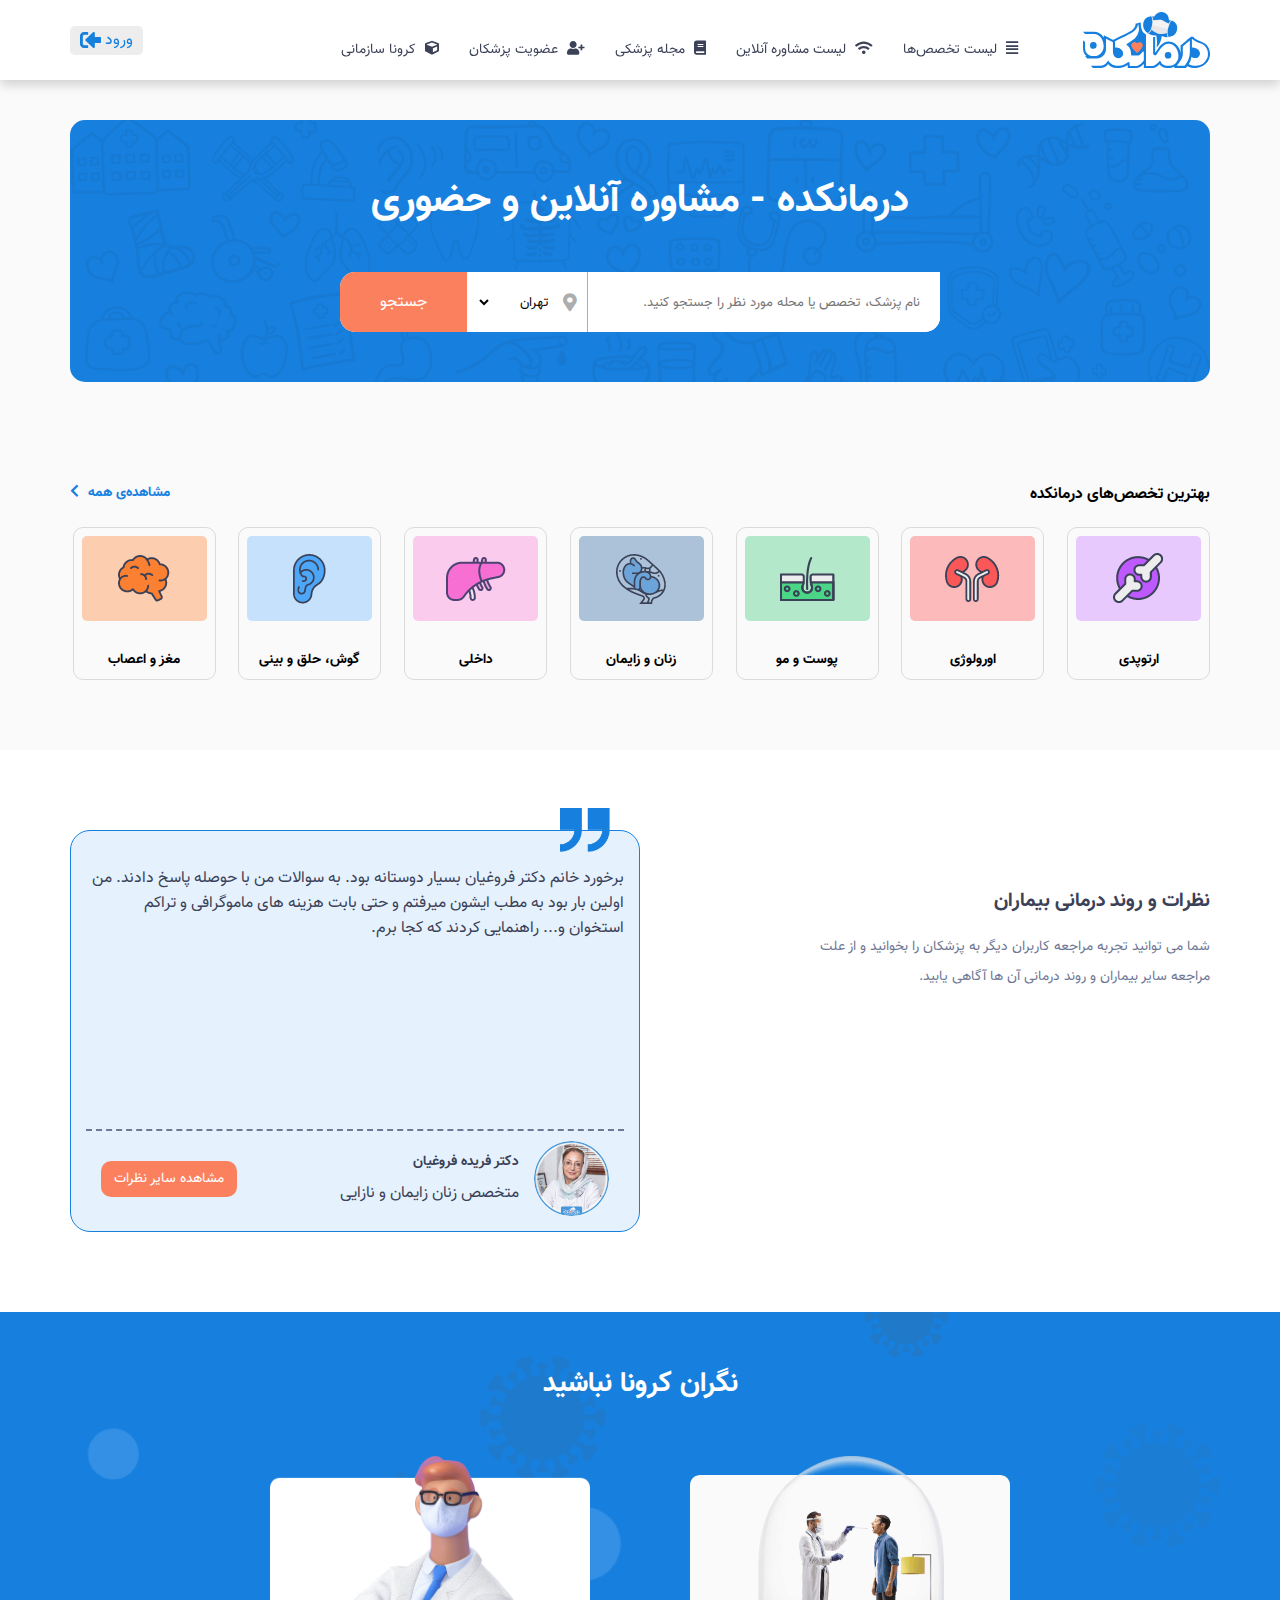
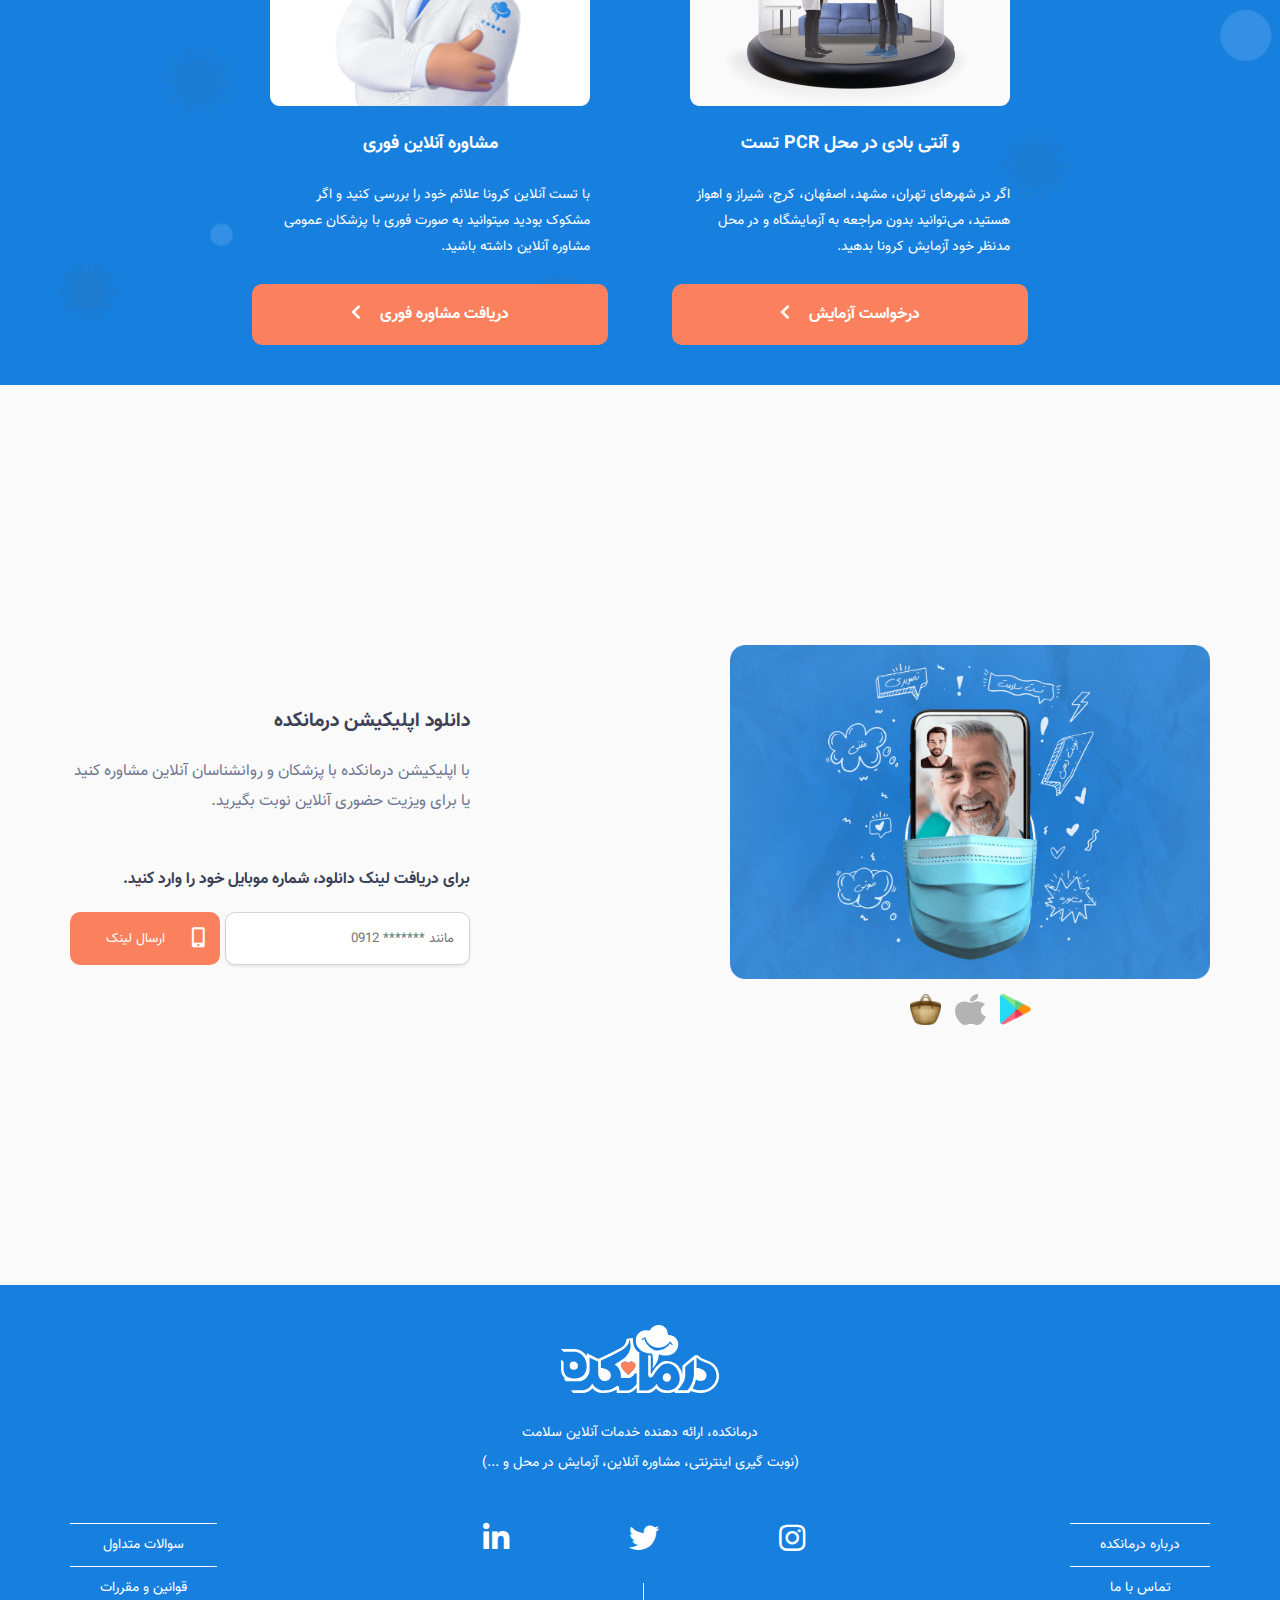
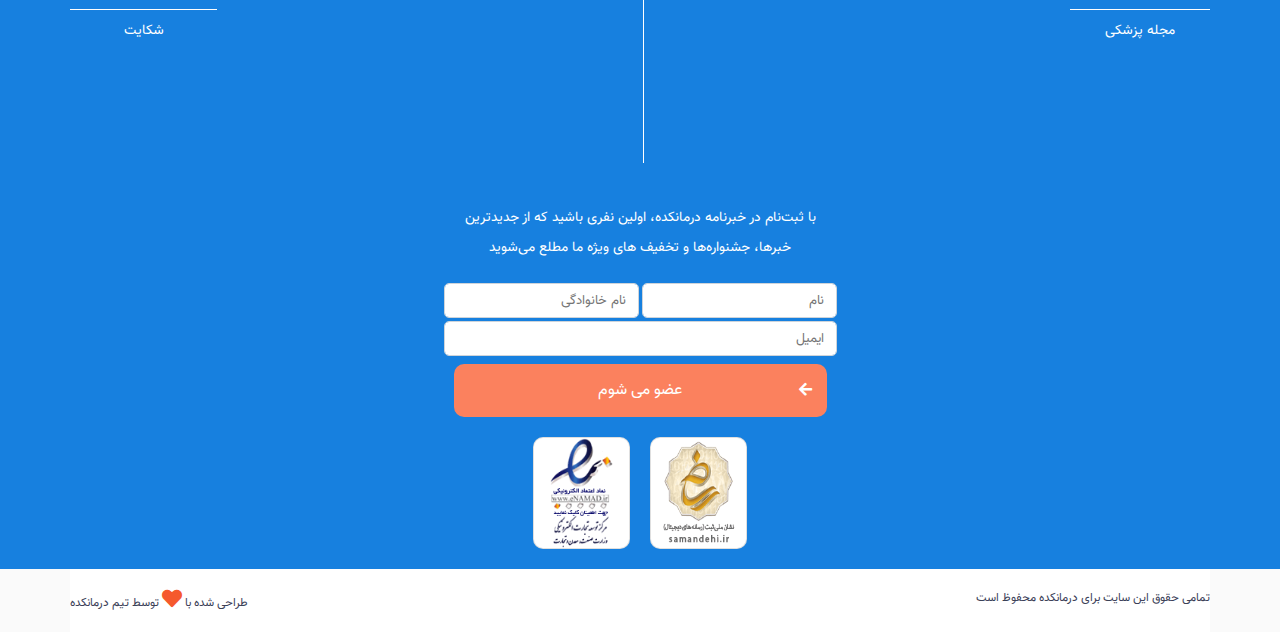
<file: html/index.html>
<!DOCTYPE html>
	<head>
		<meta charset="UTF-8">
		<meta name="viewport" content="width=device-width, initial-scale=1.0">

		<link rel="icon" type="image/x-icon" href="../statics/favicon.ico">

		<title>درمانکده - مشاوره آنلاین و ویزیت حضوری - آزمایش در محل</title>

		<link rel="stylesheet" href="../styles/font.css">
		<link rel="stylesheet" href="../styles/layout.css">
		<link rel="stylesheet" href="../styles/shared.css">
		<link rel="stylesheet" href="../styles/header.css">
		<link rel="stylesheet" href="../styles/fontawesome/css/all.css">
		
		<link rel="stylesheet" href="../styles/index/first-section.css">
		<link rel="stylesheet" href="../styles/index/second-section.css">
		<link rel="stylesheet" href="../styles/index/third-section.css">
		<link rel="stylesheet" href="../styles/index/fourth-section.css">
		<link rel="stylesheet" href="../styles/index/fifth-section.css">
		<link rel="stylesheet" href="../styles/index/footer.css">
	</head>
	<body>
		<div class="layout">

			<div class="header-wrapper">
				<header>
					<img src="../statics/darmankadeh_logo.svg" alt="darmankadeh_logo" />
					<nav>
						<div class="nav-item">
							<a href="medical-specialties.html">
								<i class="fas fa-align-justify"></i>
								لیست تخصص‌ها
							</a>
						</div>
						<div class="nav-item">
							<a href="medical-specialties.html">
								<i class="fas fa-wifi"></i>
								لیست مشاوره آنلاین
							</a>
						</div>
						<div class="nav-item">
							<a href="medical-specialties.html">
								<i class="fas fa-book"></i>
								مجله پزشکی
							</a>
						</div>
						<div class="nav-item">
							<a href="medical-specialties.html">
								<i class="fas fa-user-plus"></i>
								عضویت پزشکان
							</a>
						</div>
						<div class="nav-item">
							<a href="medical-specialties.html">
								<i class="fas fa-cube"></i>
								کرونا سازمانی
							</a>
						</div>
					</nav>
					<div class="header-login">
						<a href="medical-specialties.html">
							<i class="fas fa-sign-in-alt fa-lg"></i>
							ورود
						</a>
					</div>
				</header>
			</div>

			<div class="content-wrapper">
				<section id="first-section-container">
					<div class="first-section">
						<h1>درمانکده - مشاوره آنلاین و حضوری</h1>
						<div class="search-container">
							<input placeholder="نام پزشک، تخصص یا محله مورد نظر را جستجو کنید." />
							<i class="fas fa-map-marker-alt"></i>
							<select id="cities">
								<option value="tehran">تهران</option>
								<option value="paakdasht">پاک‌دشت</option>
								<option value="ghods">شهر قدس</option>
								<option value="rudhen">رودهن</option>
								<option value="mashhad">مشهد</option>
							</select>
							<button>جستجو</button>
						</div>
					</div>
				</section>
				
				<section id="second-section-container">
					<div class="second-section-header">
						<h5>بهترین تخصص‌های درمانکده</h5>
						<a href="https://www.darmankade.com/medical-specialties/">
							<i class="fas fa-chevron-left"></i>
							مشاهده‌ی همه
						</a>
					</div>
					<div class="second-section-cards">
						<div class="second-section-card">
							<div class="card-pic-container" style="background-color: #e8c9fd;">
								<img src="./../statics/index/second-section/bone.png" />
							</div>
							<p>ارتوپدی</p>
						</div>
						<div class="second-section-card">
							<div class="card-pic-container" style="background-color: #fcbaba;">
								<img src="./../statics/index/second-section/rieh.png" />
							</div>
							<p>اورولوژی</p>
						</div>
						<div class="second-section-card">
							<div class="card-pic-container" style="background-color: #b3e8ca;">
								<img src="./../statics/index/second-section/skin.png" />
							</div>
							<p>پوست و مو</p>
						</div>
						<div class="second-section-card">
							<div class="card-pic-container" style="background-color: #abc2d8;">
								<img src="./../statics/index/second-section/women.png" />
							</div>
							<p>زنان و زایمان</p>
						</div>
						<div class="second-section-card">
							<div class="card-pic-container" style="background-color: #fbcbee;">
								<img src="./../statics/index/second-section/liver.png" />
							</div>
							<p>داخلی</p>
						</div>
						<div class="second-section-card">
							<div class="card-pic-container" style="background-color: #c5e1fb;">
								<img src="./../statics/index/second-section/ear.png" />
							</div>
							<p>گوش، حلق و بینی</p>
						</div>
						<div class="second-section-card">
							<div class="card-pic-container" style="background-color: #fdcdb0;">
								<img src="./../statics/index/second-section/brain.png" />
							</div>
							<p>مغز و اعصاب</p>
						</div>
					</div>	
				</section>
				
				<section id="third-section-container">
					<div class="third-section-wrapper">
						<div class="third-section-description">
							<h4>نظرات و روند درمانی بیماران</h4>
							<p>
								شما می توانید تجربه مراجعه کاربران دیگر به پزشکان را بخوانید و از علت مراجعه سایر بیماران  و روند درمانی آن ها آگاهی یابید.
							</p>
						</div>
						<div class="third-section-comment-container">
							<img src="./../statics/index/third-section/quote.png" alt="quote" id="quote-img" />
							<div class="third-section-comment-card">
								<p>
									برخورد خانم دکتر فروغیان بسیار دوستانه بود. به سوالات من با حوصله پاسخ دادند. من اولین بار بود به مطب ایشون میرفتم و حتی بابت هزینه های ماموگرافی و تراکم استخوان و...  راهنمایی کردند که کجا برم.
								</p>
								<div class="third-section-comment-card-bottom">
									<img src="./../statics/index/third-section/di-forough.jpg" alt="dr" />
									<div>
										<h4>دکتر فریده فروغیان</h4>
										<p>متخصص زنان زایمان و نازایی</p>
									</div>
									<a href="https://www.darmankade.com/doctor/24487/">
										مشاهده سایر نظرات
									</a>
								</div>
							</div>
						</div>
					</div>
				</section>
				
				<section id="fourth-section-container">
					<h5>نگران کرونا نباشید</h5>
					<div class="fourth-section-services">
						<div class="fourth-section-service">
							<img src="./../statics/index/fourth-section/service-1.png" alt="service-1" />
							<h4>تست PCR و آنتی بادی در محل</h4>
							<p>
								اگر در شهرهای تهران، مشهد، اصفهان، کرج، شیراز و اهواز هستید، می‌توانید بدون مراجعه به آزمایشگاه و در محل مدنظر خود آزمایش کرونا بدهید.
							</p>
							<a href="https://www.darmankade.com/landing/corona-test/?utm_source=website&utm_campaign=pcan&utm_medium=button">
								<i class="fas fa-chevron-left"></i>
								درخواست آزمایش
							</a>
						</div>
						<div class="fourth-section-service">
							<img src="./../statics/index/fourth-section/service-2.png" alt="service-2" />
							<h4>مشاوره آنلاین فوری</h4>
							<p>
								با تست آنلاین کرونا علائم خود را بررسی کنید و اگر مشکوک بودید میتوانید به صورت فوری با پزشکان عمومی مشاوره آنلاین داشته باشید.
							</p>
							<a href="https://www.darmankade.com/landing/instant-consult/?utm_source=website&utm_campaign=instant-consult&utm_medium=button">
								<i class="fas fa-chevron-left"></i>
								دریافت مشاوره فوری
							</a>
						</div>
					</div>
				</section>
				
				<section id="fifth-section-container">
					<div class="fifth-section-left-part">
						<div class="left-part-description">
							<h5>دانلود اپلیکیشن درمانکده</h5>
							<p>
								با اپلیکیشن درمانکده با پزشکان و روانشناسان آنلاین مشاوره کنید یا برای ویزیت حضوری آنلاین نوبت بگیرید.
							</p>
						</div>
						<div class="left-part-subscribe">
							<p>
								برای دریافت لینک دانلود، شماره موبایل خود را وارد کنید.
							</p>
							<div>
								<input maxlength="11" dir="auto" placeholder="مانند ******* 0912" />
								<button>
									<div></div>
									<i class="fas fa-mobile-alt"></i>
									ارسال لینک
								</button>
							</div>
						</div>
					</div>
					<div class="fifth-section-right-part">
						<img src="./../statics/index/fifth-section/dl.png" alt="dl" />
						<div class="fifth-section-right-logos">
							<img src="./../statics/index/fifth-section/google.png" alt="google" />
							<img src="./../statics/index/fifth-section/apple.png" alt="apple" />
							<img src="./../statics/index/fifth-section/bazzar.png" alt="bazzar" />
						</div>
					</div>
				</section>
				
			</div>
			<footer>
				<div class="footer-first">
					<img src="./../statics/index/footer/logo.svg" alt="footer-darmankadeh" />
					<p>
						درمانکده، ارائه دهنده خدمات آنلاین سلامت
						<br>
						(نوبت گیری اینترنتی، مشاوره آنلاین، آزمایش در محل و ...)
					</p>
				</div>
				<div class="footer-second">
					<div class="footer-second-right">
						<a href="https://www.darmankade.com/about/">
							درباره درمانکده
						</a>
						<a href="https://www.darmankade.com/contact/">
							تماس با ما
						</a>
						<a href="https://www.darmankade.com/blog/">
							مجله پزشکی
						</a>
					</div>
					<div class="footer-second-center">
						<div class="footer-second-center-icons">
							<i class="fab fa-linkedin-in"></i>
							<div>
								<i class="fab fa-twitter"></i>
								<div class="vertical-line"></div>
							</div>
							<i class="fab fa-instagram"></i>
						</div>
					</div>
					<div class="footer-second-left">
						<a href="https://www.darmankade.com/faq/">
							سوالات متداول
						</a>
						<a href="https://www.darmankade.com/terms/">
							قوانین و مقررات
						</a>
						<a href="https://www.darmankade.com/report/">
							شکایت
						</a>
					</div>
				</div>
				<div class="footer-third">
					<p>
						با ثبت‌نام در خبرنامه درمانکده، اولین نفری باشید که از جدیدترین خبرها، جشنواره‌ها و تخفیف های ویژه ما مطلع می‌شوید
					</p>
					<div class="footer-third-inputs">
						<input placeholder="نام"/>
						<input placeholder="نام خانوادگی"/>
						<input placeholder="ایمیل"/>
					</div>
					<a href="https://www.darmankade.com/landing/instant-consult/?utm_source=website&utm_campaign=instant-consult&utm_medium=button">
						<i class="fas fa-arrow-left"></i>
						عضو می شوم
					</a>
					<div class="footer-third-namads">
						<div class="namad">
							<img src="./../statics/index/footer/enamad.png" alt="enamad" />
						</div>
						<div class="namad">
							<img src="./../statics/index/footer/etemad.png" alt="etemad" />
						</div>
					</div>
				</div>
			</footer>
				
			<div id="copyright">
				<p>
					طراحی شده با  
					<i class="fas fa-heart"></i>
					توسط تیم درمانکده
				</p>
				<p>
					تمامی حقوق این سایت برای درمانکده محفوظ است
				</p>
			</div>
		</div>
	</body>
</html>
</file>
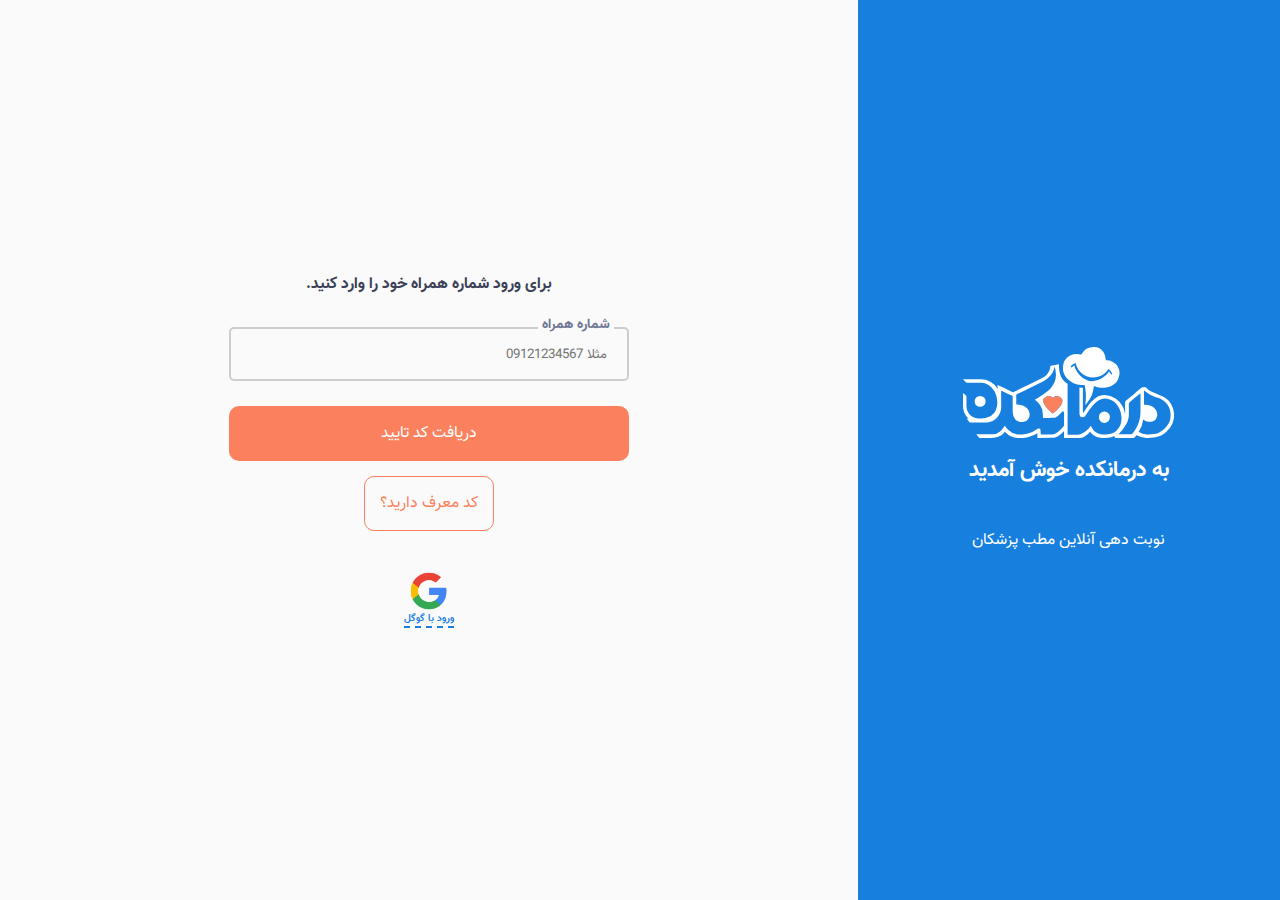
<file: html/login-page.html>
<!DOCTYPE html>
	<head>
		<meta charset="UTF-8">
		<meta name="viewport" content="width=device-width, initial-scale=1.0">

		<title>ورود</title>
		
		<link rel="icon" type="image/x-icon" href="../statics/favicon.ico">
		<link rel="stylesheet" href="../styles/font.css">
		<link rel="stylesheet" href="../styles/login-page.css">
		<link rel="stylesheet" href="../styles/shared.css">
	</head>

	<body>
		<div class="layout">
			<div class="side-container">
				<img src="../statics/darmankadeh_logo_white.svg" alt="logo" />
				<h4>
					به درمانکده خوش آمدید
				</h4>
				<h5>
					نوبت دهی آنلاین مطب پزشکان
				</h5>
			</div>
			<div class="main-container">
				<h5 class="main-title">
					برای ورود شماره همراه خود را وارد کنید.
				</h5>
				<div class="input-container">
					<input placeholder="مثلا 09121234567" />
					<h4>شماره همراه</h4>
				</div>
				<button class="submit-btn">
					دریافت کد تایید
				</button>
				<button class="refer-code">
					کد معرف دارید؟
				</button>
				<div class="login-google">
					<img src="../statics/google-login.png" alt="google" />
					<h4>
						ورود با گوگل
					</h4>
				</div>
			</div>
		</div>
	</body>
</html>
</file>
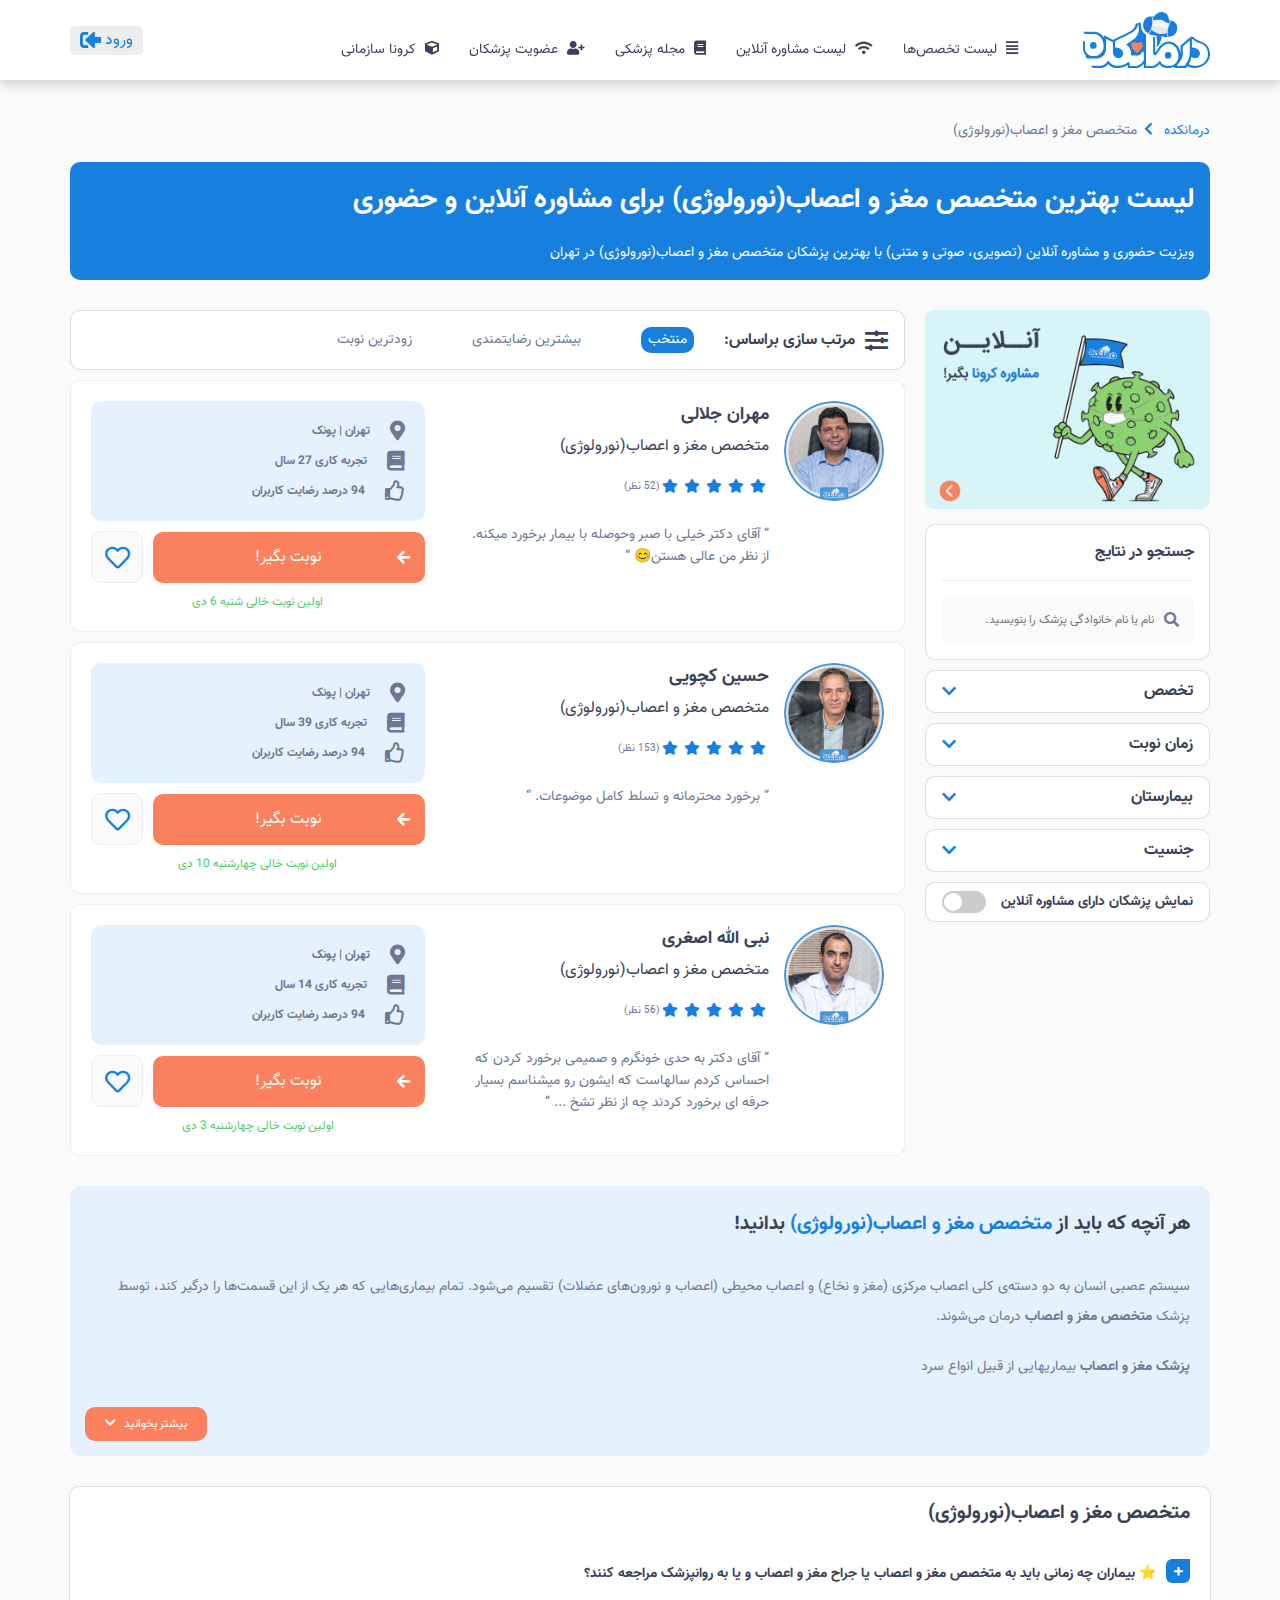
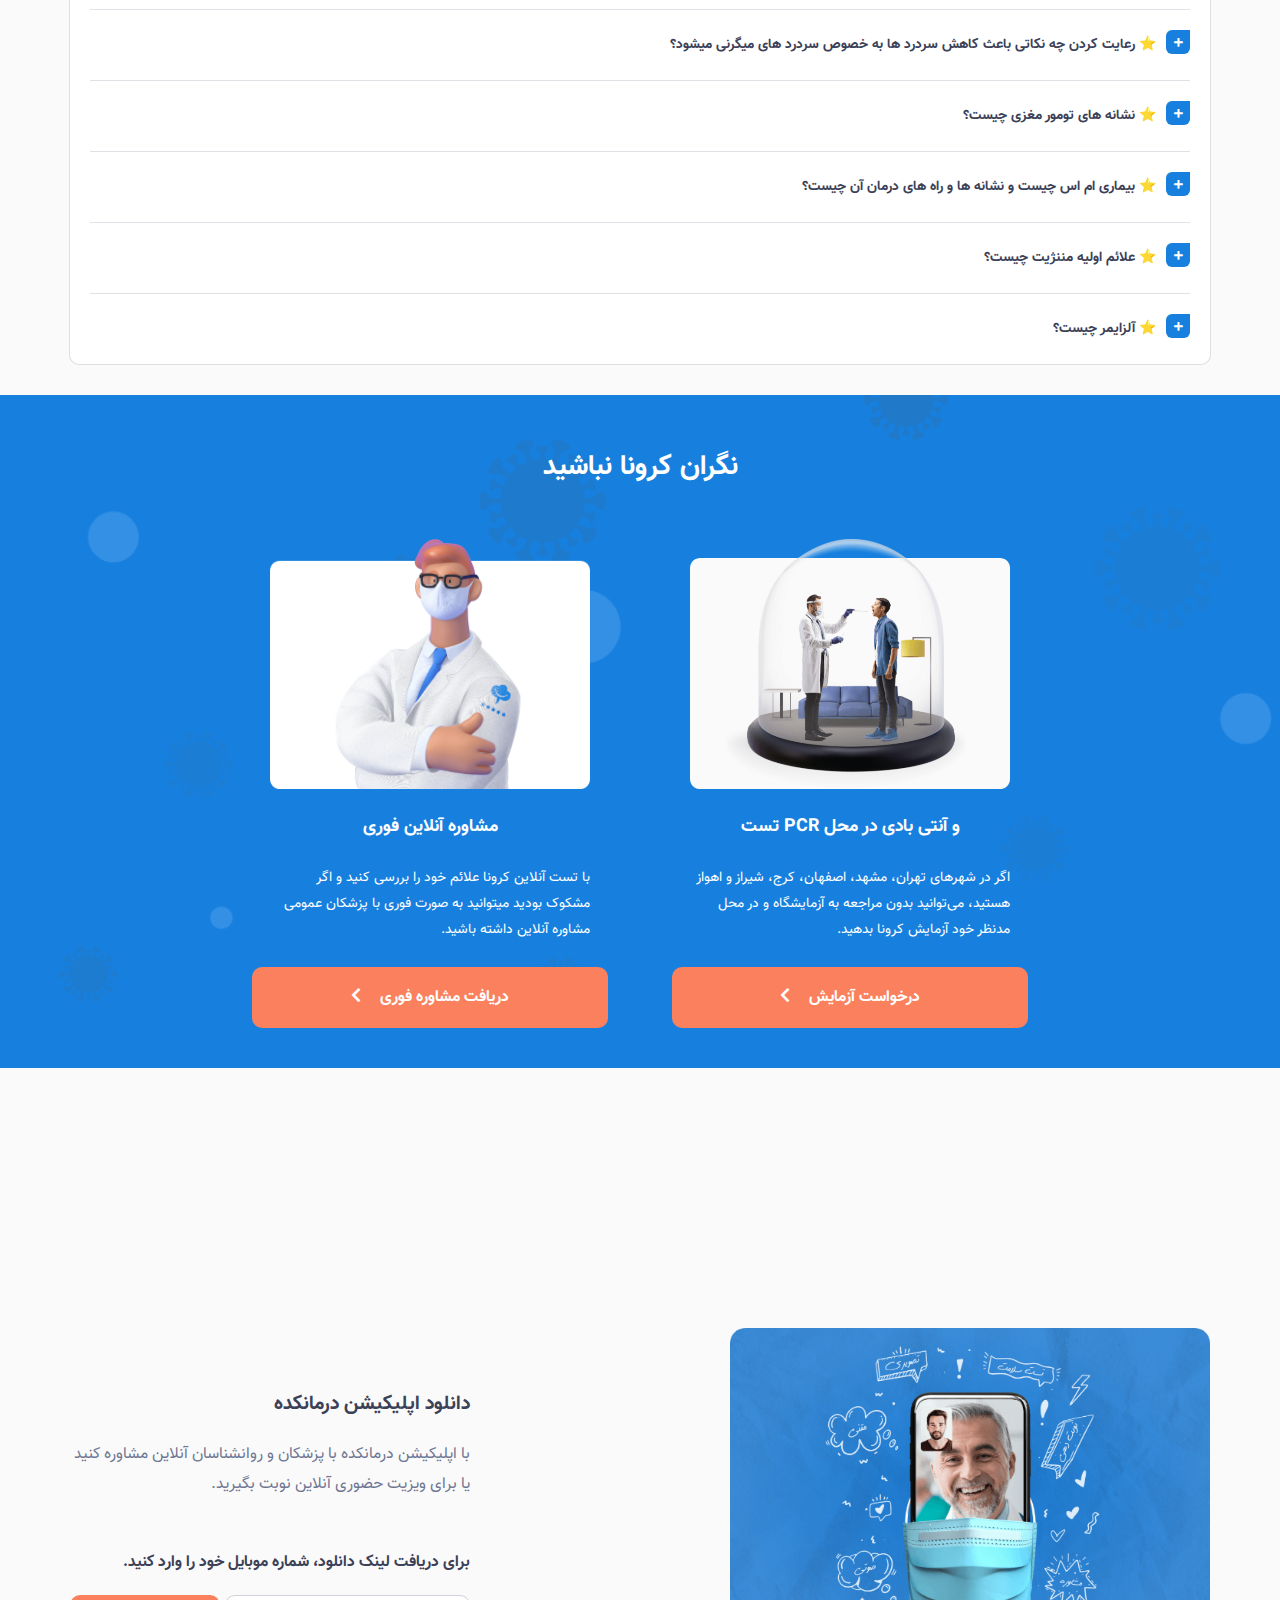
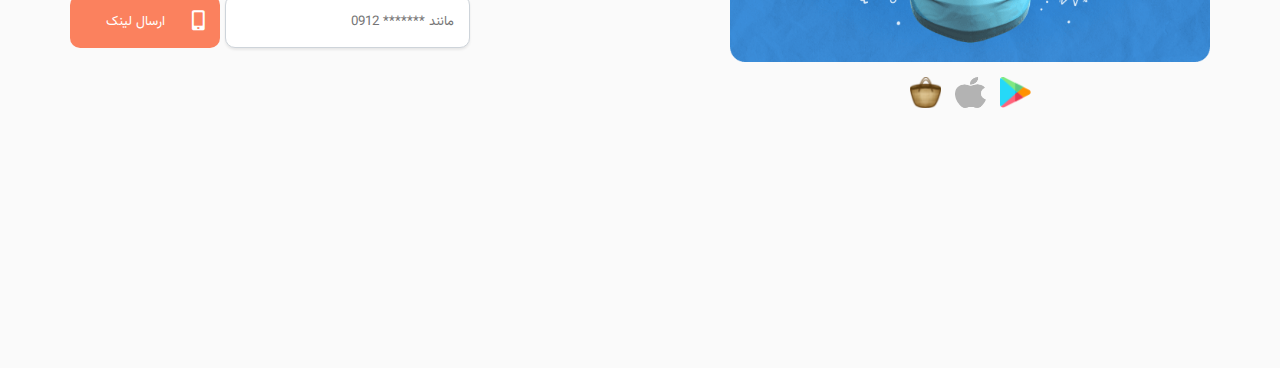
<file: html/neurologist.html>
<!DOCTYPE html>
	<head>
		<meta charset="UTF-8">
		<meta name="viewport" content="width=device-width, initial-scale=1.0">

		<link rel="icon" type="image/x-icon" href="../statics/favicon.ico">

		<title>بهترین پزشکان متخصص مغز و اعصاب(نورولوژی) در تهران</title>

		<link rel="stylesheet" href="../styles/font.css">
		<link rel="stylesheet" href="../styles/layout.css">
		<link rel="stylesheet" href="../styles/shared.css">
		<link rel="stylesheet" href="../styles/header.css">
		<link rel="stylesheet" href="../styles/fontawesome/css/all.css">
		
		<link rel="stylesheet" href="../styles/index/fourth-section.css">
    <link rel="stylesheet" href="../styles/index/fifth-section.css">

    <link rel="stylesheet" href="../styles/neurologist/first-section.css">
    <link rel="stylesheet" href="../styles/neurologist/main.css">
    <link rel="stylesheet" href="../styles/neurologist/second-section.css">
    <link rel="stylesheet" href="../styles/neurologist/third-section.css">
    
  </head>
  
	<body>
    <div class="layout">
      <div class="header-wrapper">
        <header>
          <img src="../statics/darmankadeh_logo.svg" alt="darmankadeh_logo" />
          <nav>
            <div class="nav-item">
              <a href="medical-specialties.html">
                <i class="fas fa-align-justify"></i>
                لیست تخصص‌ها
              </a>
            </div>
            <div class="nav-item">
              <a href="medical-specialties.html">
                <i class="fas fa-wifi"></i>
                لیست مشاوره آنلاین
              </a>
            </div>
            <div class="nav-item">
              <a href="medical-specialties.html">
                <i class="fas fa-book"></i>
                مجله پزشکی
              </a>
            </div>
            <div class="nav-item">
              <a href="medical-specialties.html">
                <i class="fas fa-user-plus"></i>
                عضویت پزشکان
              </a>
            </div>
            <div class="nav-item">
              <a href="medical-specialties.html">
                <i class="fas fa-cube"></i>
                کرونا سازمانی
              </a>
            </div>
          </nav>
          <div class="header-login">
            <a href="medical-specialties.html">
              <i class="fas fa-sign-in-alt fa-lg"></i>
              ورود
            </a>
          </div>
        </header>
      </div>

      <div class="content-wrapper">
        <section id="first-section-container">
          <div class="navigation">
            <a>
              <i class="fas fa-chevron-left"></i>
              درمانکده
            </a>
            <span>متخصص مغز و اعصاب(نورولوژی)</span>
          </div>
          <div class="first-section-header">
            <h1>
              لیست بهترین متخصص مغز و اعصاب(نورولوژی) برای مشاوره آنلاین و حضوری
            </h1>
            <p>
              ویزیت حضوری و مشاوره آنلاین (تصویری، صوتی و متنی) با بهترین پزشکان متخصص مغز و اعصاب(نورولوژی) در تهران
            </p>
          </div>
        </section>

        <section id="main-section-container">
          <div class="side-bar-container">
            <img src="../statics/neurologist/corona.png" alt="corona" />
            <div class="search-container">
              <h5>جستجو در نتایج</h5>
              <div class="input-container">
                <i class="fas fa-search"></i>
                <input placeholder="نام یا نام خانوادگی پزشک را بنویسید.">
              </div>
            </div>
            <div class="sidebar-card">
              <p>تخصص‌</p>
              <i class="fas fa-chevron-down"></i>
            </div>
            <div class="sidebar-card">
              <p>زمان نوبت</p>
              <i class="fas fa-chevron-down"></i>
            </div>
            <div class="sidebar-card">
              <p>بیمارستان</p>
              <i class="fas fa-chevron-down"></i>
            </div>
            <div class="sidebar-card">
              <p>جنسیت</p>
              <i class="fas fa-chevron-down"></i>
            </div>
            <div class="sidebar-card">
              <p>
                نمایش پزشکان دارای مشاوره آنلاین
              </p>
              <div class="switch-container">
                <div></div>
              </div>
            </div>
          </div>
          <div class="doctors-list-container">
            <div class="sort-container">
              <i class="fas fa-sliders-h"></i>
              <p>
                مرتب سازی براساس:
              </p>
              <a class="active-sort-item">    
                منتخب
              </a>
              <a>    
                بیشترین رضایتمندی
              </a>
              <a>
                زودترین نوبت
              </a>
            </div>
            <div class="doctor-item">
              <img src="../statics/neurologist/dr-1.jpg" alt="dr-1" />
              <div class="doctor-item-center">
                <h5>
                  مهران جلالی
                </h5>
                <h6>
                  متخصص مغز و اعصاب(نورولوژی)
                </h6>
                <div class="doctor-rate-container">
                  <i class="fas fa-star"></i>
                  <i class="fas fa-star"></i>
                  <i class="fas fa-star"></i>
                  <i class="fas fa-star"></i>
                  <i class="fas fa-star"></i>
                  <p>
                    (52 نظر)
                  </p>
                </div>
                <p class="doctor-feedback">
                  “ آقای دکتر خیلی با صبر وحوصله با بیمار برخورد میکنه. از نظر من عالی هستن😊 “
                </p>
              </div>
              <div class="doctor-item-left">
                <div class="doctor-info">
                  <div>
                    <i class="fas fa-map-marker-alt"></i>
                    <p>
                      تهران
                      | پونک
                    </p>
                  </div>
                  <div>
                    <i class="fas fa-book"></i>
                    <p>
                      تجربه کاری 27 سال
                    </p>
                  </div>
                  <div>
                    <i class="far fa-thumbs-up"></i>
                    <p>
                      94 درصد رضایت کاربران 
                    </p>
                  </div>
                </div>
                <div class="reserve-container">
                  <a href="https://www.darmankade.com/landing/instant-consult/?utm_source=website&utm_campaign=instant-consult&utm_medium=button">
                    <i class="fas fa-arrow-left"></i>
                    نوبت بگیر!
                  </a>
                  <div class="like-container">
                    <i class="far fa-heart"></i>
                  </div>
                </div>
                <p class="latest-free-time">
                  اولین نوبت خالی شنبه 6 دی
                </p>
              </div>  
            </div>
            <div class="doctor-item">
              <img src="../statics/neurologist/dr-2.jpg" alt="dr-2" />
              <div class="doctor-item-center">
                <h5>
                  حسین کچویی
                </h5>
                <h6>
                  متخصص مغز و اعصاب(نورولوژی)
                </h6>
                <div class="doctor-rate-container">
                  <i class="fas fa-star"></i>
                  <i class="fas fa-star"></i>
                  <i class="fas fa-star"></i>
                  <i class="fas fa-star"></i>
                  <i class="fas fa-star"></i>
                  <p>
                    (153 نظر)
                  </p>
                </div>
                <p class="doctor-feedback">
                  “ برخورد محترمانه و تسلط کامل موضوعات. “
                </p>
              </div>
              <div class="doctor-item-left">
                <div class="doctor-info">
                  <div>
                    <i class="fas fa-map-marker-alt"></i>
                    <p>
                      تهران
                      | پونک
                    </p>
                  </div>
                  <div>
                    <i class="fas fa-book"></i>
                    <p>
                      تجربه کاری 39 سال
                    </p>
                  </div>
                  <div>
                    <i class="far fa-thumbs-up"></i>
                    <p>
                      94 درصد رضایت کاربران 
                    </p>
                  </div>
                </div>
                <div class="reserve-container">
                  <a href="https://www.darmankade.com/landing/instant-consult/?utm_source=website&utm_campaign=instant-consult&utm_medium=button">
                    <i class="fas fa-arrow-left"></i>
                    نوبت بگیر!
                  </a>
                  <div class="like-container">
                    <i class="far fa-heart"></i>
                  </div>
                </div>
                <p class="latest-free-time">
                  اولین نوبت خالی چهارشنبه 10 دی
                </p>
              </div>  
            </div>
            <div class="doctor-item">
              <img src="../statics/neurologist/dr-3.jpg" alt="dr-3" />
              <div class="doctor-item-center">
                <h5>
                  نبی الله اصغری
                </h5>
                <h6>
                  متخصص مغز و اعصاب(نورولوژی)
                </h6>
                <div class="doctor-rate-container">
                  <i class="fas fa-star"></i>
                  <i class="fas fa-star"></i>
                  <i class="fas fa-star"></i>
                  <i class="fas fa-star"></i>
                  <i class="fas fa-star"></i>
                  <p>
                    (56 نظر)
                  </p>
                </div>
                <p class="doctor-feedback">
                  “ آقای دکتر به حدی خونگرم و صمیمی برخورد کردن که احساس کردم سالهاست که ایشون رو میشناسم بسیار حرفه ای برخورد کردند چه از نظر تشخ ... “
                </p>
              </div>
              <div class="doctor-item-left">
                <div class="doctor-info">
                  <div>
                    <i class="fas fa-map-marker-alt"></i>
                    <p>
                      تهران
                      | پونک
                    </p>
                  </div>
                  <div>
                    <i class="fas fa-book"></i>
                    <p>
                      تجربه کاری 14 سال
                    </p>
                  </div>
                  <div>
                    <i class="far fa-thumbs-up"></i>
                    <p>
                      94 درصد رضایت کاربران 
                    </p>
                  </div>
                </div>
                <div class="reserve-container">
                  <a href="https://www.darmankade.com/landing/instant-consult/?utm_source=website&utm_campaign=instant-consult&utm_medium=button">
                    <i class="fas fa-arrow-left"></i>
                    نوبت بگیر!
                  </a>
                  <div class="like-container">
                    <i class="far fa-heart"></i>
                  </div>
                </div>
                <p class="latest-free-time">
                  اولین نوبت خالی چهارشنبه 3 دی
                </p>
              </div>  
            </div>
          </div>
        </section>

        <section id="second-section-container">
          <h5>
            هر آنچه که باید از
            <span>
              متخصص مغز و اعصاب(نورولوژی)
            </span> 
            بدانید!
          </h5>
          <p>
            سیستم عصبی انسان به دو دسته‌ی کلی اعصاب مرکزی (مغز و نخاع) و اعصاب محیطی (اعصاب و نورون‌های عضلات) تقسیم می‌شود. تمام بیماری‌هایی که هر یک از این قسمت‌ها را درگیر کند، توسط پزشک 
            <span>
              متخصص مغز و اعصاب
            </span>
            درمان می‌شوند.
          </p>
          <p>
            <span>
              پزشک مغز و اعصاب
            </span>
            بیماریهایی از قبیل انواع سرد
          </p>
          <button>
            بیشتر بخوانید
            <i class="fas fa-chevron-down"></i>
          </button>
        </section>

        <section id="third-section-container">
          <h4>
            متخصص مغز و اعصاب(نورولوژی)
          </h4>
          <div>
            <span class="plus-container">
              <i class="fas fa-plus"></i>
            </span>
            <h5>
              ⭐ بیماران چه زمانی باید به متخصص مغز و اعصاب یا جراح مغز و اعصاب و یا به روانپزشک مراجعه کنند؟
            </h5>
            
          </div>
          <div>
            <span class="plus-container">
              <i class="fas fa-plus"></i>
            </span>
            <h5>
              ⭐ رعایت کردن چه نکاتی باعث کاهش سردرد ها به خصوص سردرد های میگرنی میشود؟
            </h5>
          </div>  
          <div>
            <span class="plus-container">
              <i class="fas fa-plus"></i>
            </span>
            <h5>
              ⭐ نشانه های تومور مغزی چیست؟
            </h5>
          </div>  
          <div>
            <span class="plus-container">
              <i class="fas fa-plus"></i>
            </span>
            <h5>
              ⭐ بیماری ام اس چیست و نشانه ها و راه های درمان آن چیست؟
            </h5>
          </div>  
          <div>
            <span class="plus-container">
              <i class="fas fa-plus"></i>
            </span>
            <h5>
              ⭐ علائم اولیه مننژیت چیست؟
            </h5>
          </div>  
          <div>
            <span class="plus-container">
              <i class="fas fa-plus"></i>
            </span>
            <h5>
              ⭐ آلزایمر چیست؟
            </h5>
          </div>       
        </section>

        <section id="fourth-section-container">
					<h5>نگران کرونا نباشید</h5>
					<div class="fourth-section-services">
						<div class="fourth-section-service">
							<img src="./../statics/index/fourth-section/service-1.png" alt="service-1" />
							<h4>تست PCR و آنتی بادی در محل</h4>
							<p>
								اگر در شهرهای تهران، مشهد، اصفهان، کرج، شیراز و اهواز هستید، می‌توانید بدون مراجعه به آزمایشگاه و در محل مدنظر خود آزمایش کرونا بدهید.
							</p>
							<a href="https://www.darmankade.com/landing/corona-test/?utm_source=website&utm_campaign=pcan&utm_medium=button">
								<i class="fas fa-chevron-left"></i>
								درخواست آزمایش
							</a>
						</div>
						<div class="fourth-section-service">
							<img src="./../statics/index/fourth-section/service-2.png" alt="service-2" />
							<h4>مشاوره آنلاین فوری</h4>
							<p>
								با تست آنلاین کرونا علائم خود را بررسی کنید و اگر مشکوک بودید میتوانید به صورت فوری با پزشکان عمومی مشاوره آنلاین داشته باشید.
							</p>
							<a href="https://www.darmankade.com/landing/instant-consult/?utm_source=website&utm_campaign=instant-consult&utm_medium=button">
								<i class="fas fa-chevron-left"></i>
								دریافت مشاوره فوری
							</a>
						</div>
					</div>
				</section>
				
				<section id="fifth-section-container">
					<div class="fifth-section-left-part">
						<div class="left-part-description">
							<h5>دانلود اپلیکیشن درمانکده</h5>
							<p>
								با اپلیکیشن درمانکده با پزشکان و روانشناسان آنلاین مشاوره کنید یا برای ویزیت حضوری آنلاین نوبت بگیرید.
							</p>
						</div>
						<div class="left-part-subscribe">
							<p>
								برای دریافت لینک دانلود، شماره موبایل خود را وارد کنید.
							</p>
							<div>
								<input maxlength="11" dir="auto" placeholder="مانند ******* 0912" />
								<button>
									<div></div>
									<i class="fas fa-mobile-alt"></i>
									ارسال لینک
								</button>
							</div>
						</div>
					</div>
					<div class="fifth-section-right-part">
						<img src="./../statics/index/fifth-section/dl.png" alt="dl" />
						<div class="fifth-section-right-logos">
							<img src="./../statics/index/fifth-section/google.png" alt="google" />
							<img src="./../statics/index/fifth-section/apple.png" alt="apple" />
							<img src="./../statics/index/fifth-section/bazzar.png" alt="bazzar" />
						</div>
					</div>
				</section>

      </div>
    </div>
  </body>
</html>
</file>
<file: styles/font.css>
/* font faces are written here */

@font-face {
  font-family: Vazir;
  src: url("../statics/vazir-font/Vazir.eot");
  src: url("../statics/vazir-font/Vazir.eot?#iefix") format("embedded-opentype"),
    url("../statics/vazir-font/Vazir.woff2") format("woff2"),
    url("../statics/vazir-font/Vazir.woff") format("woff"),
    url("../statics/vazir-font/Vazir.ttf") format("truetype");
  font-weight: normal;
  font-style: normal;
}
@font-face {
  font-family: Vazir;
  src: url("../statics/vazir-font/Vazir-Bold.eot");
  src: url("../statics/vazir-font/Vazir-Bold.eot?#iefix") format("embedded-opentype"),
    url("../statics/vazir-font/Vazir-Bold.woff2") format("woff2"),
    url("../statics/vazir-font/Vazir-Bold.woff") format("woff"),
    url("../statics/vazir-font/Vazir-Bold.ttf") format("truetype");
  font-weight: bold;
  font-style: normal;
}
@font-face {
  font-family: Vazir;
  src: url("../statics/vazir-font/Vazir-Black.eot");
  src: url("../statics/vazir-font/Vazir-Black.eot?#iefix") format("embedded-opentype"),
    url("../statics/vazir-font/Vazir-Black.woff2") format("woff2"),
    url("../statics/vazir-font/Vazir-Black.woff") format("woff"),
    url("../statics/vazir-font/Vazir-Black.ttf") format("truetype");
  font-weight: 900;
  font-style: normal;
}
@font-face {
  font-family: Vazir;
  src: url("../statics/vazir-font/Vazir-Medium.eot");
  src: url("../statics/vazir-font/Vazir-Medium.eot?#iefix") format("embedded-opentype"),
    url("../statics/vazir-font/Vazir-Medium.woff2") format("woff2"),
    url("../statics/vazir-font/Vazir-Medium.woff") format("woff"),
    url("../statics/vazir-font/Vazir-Medium.ttf") format("truetype");
  font-weight: 500;
  font-style: normal;
}
@font-face {
  font-family: Vazir;
  src: url("../statics/vazir-font/Vazir-Light.eot");
  src: url("../statics/vazir-font/Vazir-Light.eot?#iefix") format("embedded-opentype"),
    url("../statics/vazir-font/Vazir-Light.woff2") format("woff2"),
    url("../statics/vazir-font/Vazir-Light.woff") format("woff"),
    url("../statics/vazir-font/Vazir-Light.ttf") format("truetype");
  font-weight: 300;
  font-style: normal;
}
@font-face {
  font-family: Vazir;
  src: url("../statics/vazir-font/Vazir-Thin.eot");
  src: url("../statics/vazir-font/Vazir-Thin.eot?#iefix") format("embedded-opentype"),
    url("../statics/vazir-font/Vazir-Thin.woff2") format("woff2"),
    url("../statics/vazir-font/Vazir-Thin.woff") format("woff"),
    url("../statics/vazir-font/Vazir-Thin.ttf") format("truetype");
  font-weight: 100;
  font-style: normal;
}

* {
  font-family: Vazir;
}
</file>
<file: styles/layout.css>
.layout {
  width: 100%;
  display: flex;
  flex-direction: column;
  align-items: center;
}

.header-wrapper {
  width: 100%;
  background-color: #ffffff;
  display: flex;
  justify-content: center;
  height: 80px;
  box-shadow: 0 0.5rem 1rem rgba(0, 0, 0, 0.16);
  position: fixed;
  z-index: 5;
}

.content-wrapper {
  margin-top: 90px;
  width: 100%;
  display: flex;
  flex-direction: column;
  align-items: center;
}
</file>
<file: styles/header.css>
header {
  width: 100%;
  max-width: 1140px;
  padding: 0 5%;
  display: flex;
  flex-direction: row-reverse;
  align-items: center;
}

header img {
  margin-left: 5rem;
}

nav {
  display: flex;
  flex-direction: row-reverse;
  flex: 1;
  margin-top: 2rem;
}

.nav-item {
  display: flex;
  margin: 0 1.5rem;
  font-size: 1.4rem;
}

.nav-item a {
  text-decoration: none;
  color: #3b4157;
  direction: rtl;
}

.nav-item a:hover {
  color: #FB815E;
}

.nav-item i {
  margin-left: 0.5rem;
}

.header-login {
  background-color: #ededed;
  border-radius: 0.5rem;
  padding: 0.2rem 1rem;
}

.header-login a {
  text-decoration: none;
  color: #1780df;
  font-size: 1.6rem;
}

.header-login a:hover {
  color: #f94713;
}

.header-login a i {
  transform: rotate(180deg);
  padding-bottom: 0.3rem;
}
</file>
<file: styles/index/first-section.css>
#first-section-container {
  width: 100%;
  padding: 3rem 0;
  max-width: 1140px;
}

.first-section {
  width: 100%;
  border-radius: 1.5rem;
  background-image: url("../../statics/index/search-bg.png");
  background-size: cover;
  background-color: #1780df;
  display: flex;
  flex-direction: column;
  align-items: center;
  padding: 5rem 0;
}

.first-section h1 {
  padding-bottom: 4rem;
  text-align: center;
  font-weight: 700;
  font-size: 4rem;
  color: #fff;
}

.search-container {
  display: flex;
  flex-direction: row-reverse;
  height: 60px;
  align-items: center;
  background-color: #fff;
  border-radius: 1.5rem 0 1.5rem 1.5rem;
  width: 95%;
  max-width: 600px;
}

.search-container input {
  background-color: #fff;
  resize: none;
  outline: none;
  border-radius: 0 0 1.5rem 0;
  border: none;
  height: 100%;
  border-left: 1px #acadaf solid;
  padding: 0 2rem;
  direction: rtl;
  flex: 1;
}

.search-container i {
  display: block;
  color: #acadaf;
  margin: 0 1rem;
  font-size: 1.8rem;
}

.search-container select {
  height: 100%;
  outline: none;
  border: none;
  direction: rtl;
  background-color: #fff;
  margin-left: 1rem;
}

.search-container button {
  height: 100%;
  background-color: #fb815e;
  outline: none;
  border: none;
  border-radius: 1.5rem 0 0 1.5rem;
  color: #fff;
  text-align: center;
  padding: 0 4rem;
  font-size: 1.6rem;
  cursor: pointer;
  transition: color 0.15s ease-in-out, background-color 0.15s ease-in-out,
    border-color 0.15s ease-in-out, box-shadow 0.15s ease-in-out;
}

.search-container button:hover {
  background-color: #fa6439;
  border-color: #fa5a2c;
}
</file>
<file: styles/index/second-section.css>
#second-section-container {
  width: 100%;
  padding: 7rem 0;
  max-width: 1140px;
}

.second-section-header {
  display: flex;
  justify-content: space-between;
  flex-direction: row-reverse;
  margin-bottom: 2rem;
}

.second-section-header h5 {
  font-size: 1.6rem;
}

.second-section-header a {
  font-size: 1.4rem;
  text-decoration: none;
  color: #1780df;
  font-weight: 700;
}

.second-section-header a:hover {
  color: #f94713;
  cursor: pointer;
}

.second-section-header a i {
  margin-right: 0.5rem;
}

.second-section-cards {
  display: grid;
  grid-template-columns: repeat(7, 1fr);
  direction: rtl;
  column-gap: 2rem;
}

.second-section-card {
  width: 125px;
  height: 135px;
  border: 1px solid rgba(0, 0, 0, 0.125);
  border-radius: 1rem;
  padding: 0.8rem;
  display: flex;
  flex-direction: column;
  justify-content: space-between;
  align-items: center;
}

.second-section-card:hover {
  box-shadow: 0 3px 6px 0 rgba(0,0,0,.16);
}

.card-pic-container {
  width: 100%;
  height: 85px;
  display: flex;
  align-items: center;
  justify-content: center;
  border-radius: 0.5rem;
}

.second-section-card p {
  font-size: 1.4rem;
  font-weight: 700;
}
</file>
<file: styles/index/third-section.css>
#third-section-container {
  display: flex;
  background-color: #fff;
  width: 100%;
  justify-content: center;
}

.third-section-wrapper {
  padding: 8rem 0;
  display: flex;
  flex-direction: row-reverse;
  justify-content: space-around;
  max-width: 1140px;
}

.third-section-description {
  margin-top: 4rem;
  flex: 1 1 0;
  direction: rtl;
}

.third-section-description h4 {
  font-size: 2rem;
  color: #3b4157;
  padding: 1.5rem 0;
}

.third-section-description p {
  font-size: 1.4rem;
  color: #6e7794;
  line-height: 30px;
  width: 75%;
}

.third-section-comment-container {
  flex: 1 1 0;
  position: relative;
}

.third-section-comment-container #quote-img {
  position: absolute;
  width: 50px;
  height: auto;
  top: -22px;
  right: 30px;
}

.third-section-comment-card {
  border: 1px solid #1780df;
  background-color: #e5f2fe;
  border-radius: 2rem;
  height: 370px;
  display: flex;
  flex-direction: column;
  justify-content: space-between;
  padding: 1.5rem;
}

.third-section-comment-card p {
  font-size: 1.6rem;
  display: block;
  direction: rtl;
  padding: 2rem 0;
  color: #3b4157;
}

.third-section-comment-card-bottom {
  display: flex;
  flex-direction: row-reverse;
  border-top: 2px dashed #6e7794;
  padding: 1rem 1.5rem 0 1.5rem;
  align-items: center;
}

.third-section-comment-card-bottom img {
  border-radius: 50%;
  width: 75px;
}

.third-section-comment-card-bottom div {
  color: #3b4157;
  font-size: 1.4rem;
  direction: rtl;
  margin: 0 1.5rem;
  flex: 1;
}

.third-section-comment-card-bottom div p {
  padding: 0;
  margin-top: 0.8rem;
}

.third-section-comment-card-bottom a {
  text-decoration: none;
  color: #fff;
  background-color: #fb815e;
  border-color: #fb815e;
  border-radius: 1rem;
  font-size: 1.4rem;
  padding: 0.7rem 1.3rem;
  transition: color 0.15s ease-in-out, background-color 0.15s ease-in-out,
    border-color 0.15s ease-in-out, box-shadow 0.15s ease-in-out;
}

.third-section-comment-card-bottom a:hover {
  background-color: #fa6439;
  border-color: #fa5a2c;
}
</file>
<file: styles/index/fourth-section.css>
#fourth-section-container {
  width: 100%;
  background-image: url("../../statics/index/fourth-section/bg.png");
  background-size: cover;
  display: flex;
  flex-direction: column;
  align-items: center;
  padding-bottom: 4rem;
}

#fourth-section-container h5 {
  font-size: 2.8rem;
  color: #fff;
  padding: 5rem 0;
}

.fourth-section-services {
  display: flex;
  flex-direction: row-reverse;
  justify-content: center;
  width: 100%;
}

.fourth-section-service {
  width: 320px;
  display: flex;
  flex-direction: column;
  align-items: center;
  color: #fff;
  padding: 0 5rem;
}

.fourth-section-service img {
  width: 100%;
  height: 250px;
}

.fourth-section-service h4 {
  font-size: 1.8rem;
  padding: 2.4rem 0;
}

.fourth-section-service p {
  direction: rtl;
  font-size: 1.4rem;
  line-height: 26px;
  padding-bottom: 2.4rem;
}

.fourth-section-service a {
  text-decoration: none;
  color: #fff;
  background-color: #fb815e;
  border-color: #fb815e;
  border-radius: 1rem;
  font-size: 1.6rem;
  padding: 1.8rem;
  font-weight: 700;
  transition: color 0.15s ease-in-out, background-color 0.15s ease-in-out,
    border-color 0.15s ease-in-out, box-shadow 0.15s ease-in-out;
  width: 100%;
  text-align: center;
}

.fourth-section-service a:hover {
  background-color: #fa6439;
  border-color: #fa5a2c;
}

.fourth-section-service a i {
  margin-right: 1.5rem;
}
</file>
<file: styles/index/fifth-section.css>
#fifth-section-container {
  width: 100%;
  height: 100vh;
  display: flex;
  align-items: center;
  justify-content: space-between;
  max-width: 1140px;
}

.fifth-section-left-part {
  max-width: 400px;
}

.left-part-description {
  direction: rtl;
  margin-bottom: 2rem;
}

.left-part-description h5 {
  font-size: 2rem;
  padding-bottom: 2rem;
  color: #3b4157;
  font-weight: 700;
}

.left-part-description p {
  font-size: 1.6rem;
  padding-bottom: 1rem;
  color: #6e7794;
  line-height: 30px;
}

.left-part-subscribe {
  direction: rtl;
}

.left-part-subscribe p {
  font-size: 1.6rem;
  color: #3b4157;
  font-weight: 700;
  padding: 2rem 0;
}

.left-part-subscribe div {
  display: flex;
  justify-content: space-around;
}

.left-part-subscribe div input {
  color: #495057;
  background-color: #fff;
  direction: rtl;
  padding: 1.5rem;
  box-shadow: 0 0.125rem 0.25rem rgba(0, 0, 0, 0.075);
  border: 1px solid #ced4da;
  transition: border-color 0.15s ease-in-out, box-shadow 0.15s ease-in-out;
  border-radius: 1rem;
  outline: none;
  flex: 1;
  margin-left: 0.5rem;
}

.left-part-subscribe div button {
  position: relative;
  background-color: #fb815e;
  border-radius: 10px;
  border: 0 solid #e2e8f0;
  cursor: pointer;
  color: #fff;
  width: 150px;
  padding-right: 2rem;
}

.left-part-subscribe div button i {
  position: absolute;
  right: 1.5rem;
  font-size: 2rem;
}

.fifth-section-right-part {
  direction: rtl;
}

.fifth-section-right-part img {
  width: 100%;
  max-width: 480px;
}

.fifth-section-right-logos {
  display: flex;
  justify-content: center;
  margin-top: 1rem;
}

.fifth-section-right-logos img {
  height: 31px;
  width: 31px;
  margin: 0 0.7rem;
}
</file>
<file: styles/index/footer.css>
footer {
  width: 100%;
  background-color: #1780df;
  display: flex;
  flex-direction: column;
  align-items: center;
}

footer p {
  text-align: center;
  direction: rtl;
  color: #fff;
  font-size: 1.4rem;
  line-height: 30px;
}

.footer-first {
  text-align: center;
  margin-top: 4rem;
}

.footer-first img {
  margin-bottom: 2rem;
}

.footer-second {
  display: flex;
  flex-direction: row-reverse;
  width: 100%;
  max-width: 1140px;
  margin-top: 4.5rem;
}

.footer-second-right a,
.footer-second-left a {
  padding: 1rem 3rem;
  border-top: 1px solid #fff;
  display: block;
  text-decoration: none;
  color: #fff;
  cursor: pointer;
  font-size: 1.4rem;
  text-align: center;
}

.footer-second-right a:hover,
.footer-second-left a:hover {
  color: #1780df;
  background: #fff;
}

.footer-second-center {
  flex: 1;
}

.footer-second-center-icons {
  display: flex;
  justify-content: center;
}

.footer-second-center-icons i {
  margin: 0 6rem;
  color: #fff;
  font-size: 3rem;
}

.footer-second-center-icons div {
  display: flex;
  flex-direction: column;
  align-items: center;
}

.vertical-line {
  margin-top: 3rem;
  height: 20vh;
  width: 1px;
  background-color: #fff;
}

.footer-third {
  margin-top: 4rem;
  display: flex;
  flex-direction: column;
  align-items: center;
  max-width: 373px;
}

.footer-third-inputs {
  margin-top: 2rem;
  display: grid;
  grid-template-columns: 1fr 1fr;
  direction: rtl;
  gap: 3px;
}

.footer-third-inputs input:last-child {
  grid-column: span 2;
}

.footer-third-inputs input {
  border-radius: 0.5rem;
  background-color: #fff;
  background-clip: padding-box;
  border: 1px solid #ced4da;
  outline: none;
  padding: 0.6rem 1.2rem;
}

.footer-third a {
  position: relative;
  text-decoration: none;
  color: #fff;
  background-color: #fb815e;
  border-color: #fb815e;
  border-radius: 1rem;
  font-size: 1.6rem;
  padding: 1.4rem 0;
  transition: color 0.15s ease-in-out, background-color 0.15s ease-in-out,
    border-color 0.15s ease-in-out, box-shadow 0.15s ease-in-out;
  text-align: center;
  margin-top: 0.8rem;
  width: 100%;
}

.footer-third a i {
  position: absolute;
  right: 1.5rem;
  top: 1.8rem;
  font-size: 1.5rem;
}

.footer-third-namads {
  display: flex;
  justify-content: center;
}

.namad {
  width: 95px;
  height: 110px;
  border: 1px solid rgba(0, 0, 0, 0.125);
  border-radius: 1rem;
  background-color: #fff;
  margin: 2rem 1rem;
}

.namad img {
  width: 100%;
  height: 100%;
}

#copyright {
  display: flex;
  justify-content: space-between;
  width: 100%;
  max-width: 1140px;
  color: #3b4157;
  font-size: 1.2rem;
  padding: 2rem 0;
  background-color: #fff;
}

#copyright i {
  color: #f5592d;
  font-size: 2rem;
}
</file>
<file: styles/login-page.css>
.layout {
  width: 100%;
  display: flex;
  align-items: center;
  flex-direction: row-reverse;
  height: 100vh;
}

.side-container {
  background-color: #1780df;
  height: 100%;
  width: 33%;
  display: flex;
  flex-direction: column;
  justify-content: center;
  align-items: center;
}

.side-container img {
  width: 50%;
}

.side-container h4 {
  font-size: 2.2rem;
  font-weight: 700;
  color: #fff;
  margin-top: 1.5rem;
}

.side-container h5 {
  font-size: 1.6rem;
  font-weight: 400;
  color: #fff;
  margin-top: 4rem;
}

.main-container {
  flex: 1;
  display: flex;
  flex-direction: column;
  align-items: center;
  direction: rtl;
}

.main-container .main-title {
  color: #3b4157;
  font-size: 1.6rem;
  font-weight: 700;
  text-align: center;
  margin-bottom: 3rem;
}

.input-container {
  position: relative;
}

.input-container input {
  border: 2px solid #cdcdcd;
  border-radius: 0.5rem;
  width: 356px;
  background-color: #fafafa;
  height: 5rem;
  outline: none;
  padding: 0 2rem;
}

.input-container h4 {
  position: absolute;
  top: -17px;
  background-color: #fafafa;
  right: 15px;
  font-size: 1.4rem;
  color: #6e7794;
  padding: 0.4rem;
}

.submit-btn {
  width: 400px;
  background-color: #fb815e;
  outline: none;
  border: none;
  height: 5.5rem;
  border-radius: 1rem;
  color: #fff;
  font-size: 1.6rem;
  margin-top: 2.5rem;
}

.refer-code {
  border: none;
  background-color: transparent;
  border: 1px solid #fb815e;
  padding: 0 1.5rem;
  outline: none;
  height: 5.5rem;
  border-radius: 1rem;
  color: #fb815e;
  font-size: 1.6rem;
  margin-top: 1.5rem;
}

.login-google {
  margin-top: 4rem;
  display: flex;
  flex-direction: column;
  align-items: center;
}

.login-google img {
  width: 4rem;
}

.login-google h4 {
  display: block;
  color: #1780df;
  border-bottom: 2px dashed #1780df;
}
</file>
<file: styles/neurologist/first-section.css>
#first-section-container {
  width: 100%;
  padding: 3rem 0;
  max-width: 1140px;
}

.navigation {
  display: flex;
  flex-direction: row-reverse;
  align-items: center;
  font-size: 1.4rem;
}

.navigation a {
  color: #1780df;
  cursor: pointer;
}

.navigation a i {
  margin: 0 .7rem;
}

.navigation span {
  color: #6e7794;
}

.first-section-header {
  background-color: #1780df;
  border-radius: 1rem;
  color: #fff;
  direction: rtl;
  padding: 1.6rem;
  margin-top: 2rem;
}

.first-section-header h1 {
  font-size: 2.8rem;
}

.first-section-header p {
  font-size: 1.4rem;
  margin-top: 2rem;
}
</file>
<file: styles/neurologist/main.css>
#main-section-container {
  width: 100%;
  max-width: 1140px;
  display: flex;
  flex-direction: row-reverse;
}

.side-bar-container {
  position: sticky;
  width: 25%;
}

.side-bar-container img {
  width: 100%;
}

.search-container {
  margin-top: 1rem;
  border: 1px solid rgba(0, 0, 0, 0.125);
  border-radius: 1rem;
  direction: rtl;
  padding: 1.5rem;
  background-color: #fff;
}

.search-container h5 {
  color: #3b4157;
  font-size: 1.6rem;
  display: block;
  border-bottom: 1px solid #ededed;
  padding-bottom: 1.5rem;
}

.input-container {
  background-color: #fafafa;
  padding: 1.5rem;
  margin-top: 1.5rem;
  color: #6e7794;
  border-radius: 1rem;
  display: flex;
  align-items: center;
}

.input-container input {
  outline: none;
  border: none;
  background-color: transparent;
  font-size: 1.2rem;
  flex: 1;
}

.input-container i {
  font-size: 1.5rem;
  margin-left: 1rem;
}

.sidebar-card {
  display: flex;
  justify-content: space-between;
  border: 1px solid rgba(0, 0, 0, 0.125);
  border-radius: 1rem;
  direction: rtl;
  padding: 0.8rem 1.6rem;
  background-color: #fff;
  margin-top: 1rem;
  align-items: center;
  font-size: 1.6rem;
  color: #3b4157;
  font-weight: 700;
}

.sidebar-card i {
  color: #1780df;
}

.sidebar-card:last-child {
  font-size: 1.4rem;
}

.switch-container {
  background-color: #ccc;
  border-radius: 3.5rem;
  padding: 0 0.2rem;
  width: 40px;
  height: 22px;
  display: flex;
  align-items: center;
  flex-direction: row-reverse;
}

.switch-container div {
  background-color: #fff;
  float: left;
  border-radius: 50%;
  width: 18px;
  height: 18px;
}

.doctors-list-container {
  flex: 1;
  margin-right: 2rem;
  direction: rtl;
}

.sort-container {
  display: flex;
  align-items: center;
  border: 1px solid rgba(0, 0, 0, 0.125);
  border-radius: 1rem;
  padding: 1.6rem;
  background-color: #fff;
  color: #3b4157;
}

.sort-container i {
  font-size: 2.3rem;
  margin-left: 1rem;
}

.sort-container p {
  font-size: 1.6rem;
  font-weight: 700;
}

.sort-container a {
  color: #6e7794;
  cursor: pointer;
  font-size: 1.4rem;
  margin: 0 3rem;
}

.sort-container .active-sort-item {
  background-color: #1780df;
  color: #fff;
  border-radius: 1rem;
  padding: 0.2rem 0.7rem;
}

.doctor-item {
  display: flex;
  border: 1px solid #ededed;
  background-color: #fff;
  border-radius: 1rem;
  margin-top: 1rem;
  padding: 2rem;
}

.doctor-item:hover {
  border: 1px solid #fb815e;
}

.doctor-item img {
  width: 100px;
  height: 100px;
  border-radius: 50%;
}

.doctor-item-center {
  margin-right: 1.5rem;
  width: 41%;
}

.doctor-item-center h5 {
  font-size: 1.8rem;
  color: #3b4157;
  margin-bottom: 0.5rem;
}

.doctor-item-center h6 {
  font-size: 1.6rem;
  color: #3b4157;
  font-weight: 400;
  margin-bottom: 2rem;
}

.doctor-item-center div {
  display: flex;
  font-size: 1rem;
  color: #6e7794;
  margin-bottom: 3rem;
}

.doctor-item-center div i {
  color: #1780df;
  font-size: 1.4rem;
  padding: 0 0.3rem;
}

.doctor-feedback {
  color: #6e7794;
  font-size: 1.4rem;
}

.doctor-item-left {
  margin-right: 4rem;
  width: 45%;
  display: flex;
  flex-direction: column;
}

.doctor-info {
  background-color: #e5f2fe;
  border-radius: 1rem;
  padding: 1rem 2rem;
  flex: 1;
}

.doctor-info div {
  display: flex;
  align-items: center;
  color: #6e7794;
  margin: 1rem 0;
}

.doctor-info div i {
  font-size: 2rem;
  margin-left: 2rem;
}

.doctor-info div p {
  font-size: 1.2rem;
  font-weight: 700;
}

.reserve-container {
  display: flex;
  align-items: center;
  width: 100%;
  margin-top: 1rem;
}

.reserve-container a {
  position: relative;
  text-decoration: none;
  color: #fff;
  background-color: #fb815e;
  border-color: #fb815e;
  border-radius: 1rem;
  font-size: 1.6rem;
  transition: color 0.15s ease-in-out, background-color 0.15s ease-in-out,
    border-color 0.15s ease-in-out, box-shadow 0.15s ease-in-out;
  text-align: center;
  flex: 1;
  padding: 1.3rem;
}

.reserve-container a i {
  position: absolute;
  right: 1.5rem;
  top: 1.8rem;
  font-size: 1.5rem;
}

.like-container {
  border: 1px solid #ededed;
  width: 50px;
  height: 50px;
  background-color: #fafafa;
  border-radius: 1rem;
  margin-right: 1rem;
  display: flex;
  justify-content: center;
  align-items: center;
}

.like-container i {
  color: #1780df;
  font-size: 2.5rem;
}

.latest-free-time {
  margin-top: 1rem;
  text-align: center;
  color: #4dcc6b;
  font-size: 1.2rem;
}
</file>
<file: styles/neurologist/second-section.css>
#second-section-container {
  width: 100%;
  margin-top: 3rem;
  background-color: #e5f2fe;
  max-width: 1140px;
  border-radius: 1rem;
  direction: rtl;
  color: #3b4157;
}

#second-section-container h5 {
  font-size: 2rem;
  line-height: 1.8;
  padding: 2rem;
}

#second-section-container h5 span {
  color: #1780df;
  font-weight: 700;
}

#second-section-container p {
  color: #6e7794;
  font-size: 1.4rem;
  line-height: 30px;
  padding: 1rem 2rem;
}

#second-section-container p span {
  font-weight: bolder;
}

#second-section-container button {
  float: left;
  background-color: #fb815e;
  outline: none;
  border: none;
  border-radius: 1rem;
  color: #fff;
  text-align: center;
  padding: 0.8rem 2rem;
  font-size: 1.2rem;
  cursor: pointer;
  transition: color 0.15s ease-in-out, background-color 0.15s ease-in-out,
    border-color 0.15s ease-in-out, box-shadow 0.15s ease-in-out;
  margin: 1.5rem;
}

#second-section-container button:hover {
  background-color: #fa6439;
  border-color: #fa5a2c;
}

#second-section-container button i {
  margin-right: 0.5rem;
}
</file>
<file: styles/neurologist/third-section.css>
#third-section-container {
  width: 100%;
  margin: 3rem 0;
  background-color: #fff;
  max-width: 1140px;
  border-radius: 1rem;
  direction: rtl;
  color: #3b4157;
  border: 1px solid rgba(0, 0, 0, 0.125);
  direction: rtl;
}

#third-section-container h4 {
  font-size: 2rem;
  font-weight: 700;
  padding: 1rem 2rem;
}

#third-section-container div {
  display: flex;
  padding: 2rem 0;
  margin: 0 2rem;
  border-bottom: 1px solid #dee2e6;
}

#third-section-container div:last-child {
  border-bottom: none;
}

#third-section-container div span {
  display: flex;
  justify-content: center;
  align-items: center;
  background: rgb(23, 128, 223);
  width: 24px;
  height: 24px;
  color: rgb(255, 255, 255);
  border-radius: 25% 0px 25% 25%;
  cursor: pointer;
  margin-left: 1rem;
}

#third-section-container div span i {
  display: flex;
  justify-content: center;
  align-items: center;
  background: rgb(23, 128, 223);
  padding: 3px;
  color: rgb(255, 255, 255);
  border-radius: 25% 0px 25% 25%;
  cursor: pointer;
}

#third-section-container div h5 {
  font-size: 1.4rem;
  line-height: 30px;
}
</file>
<file: styles/shared.css>
/* reset browser default spacings */
* {
  margin: 0;
  padding: 0;
}

html {
  font-size: 10px;
}

body {
  display: flex;
  flex-direction: column;
  align-items: center;
  background-color: #fafafa;
}
</file>
